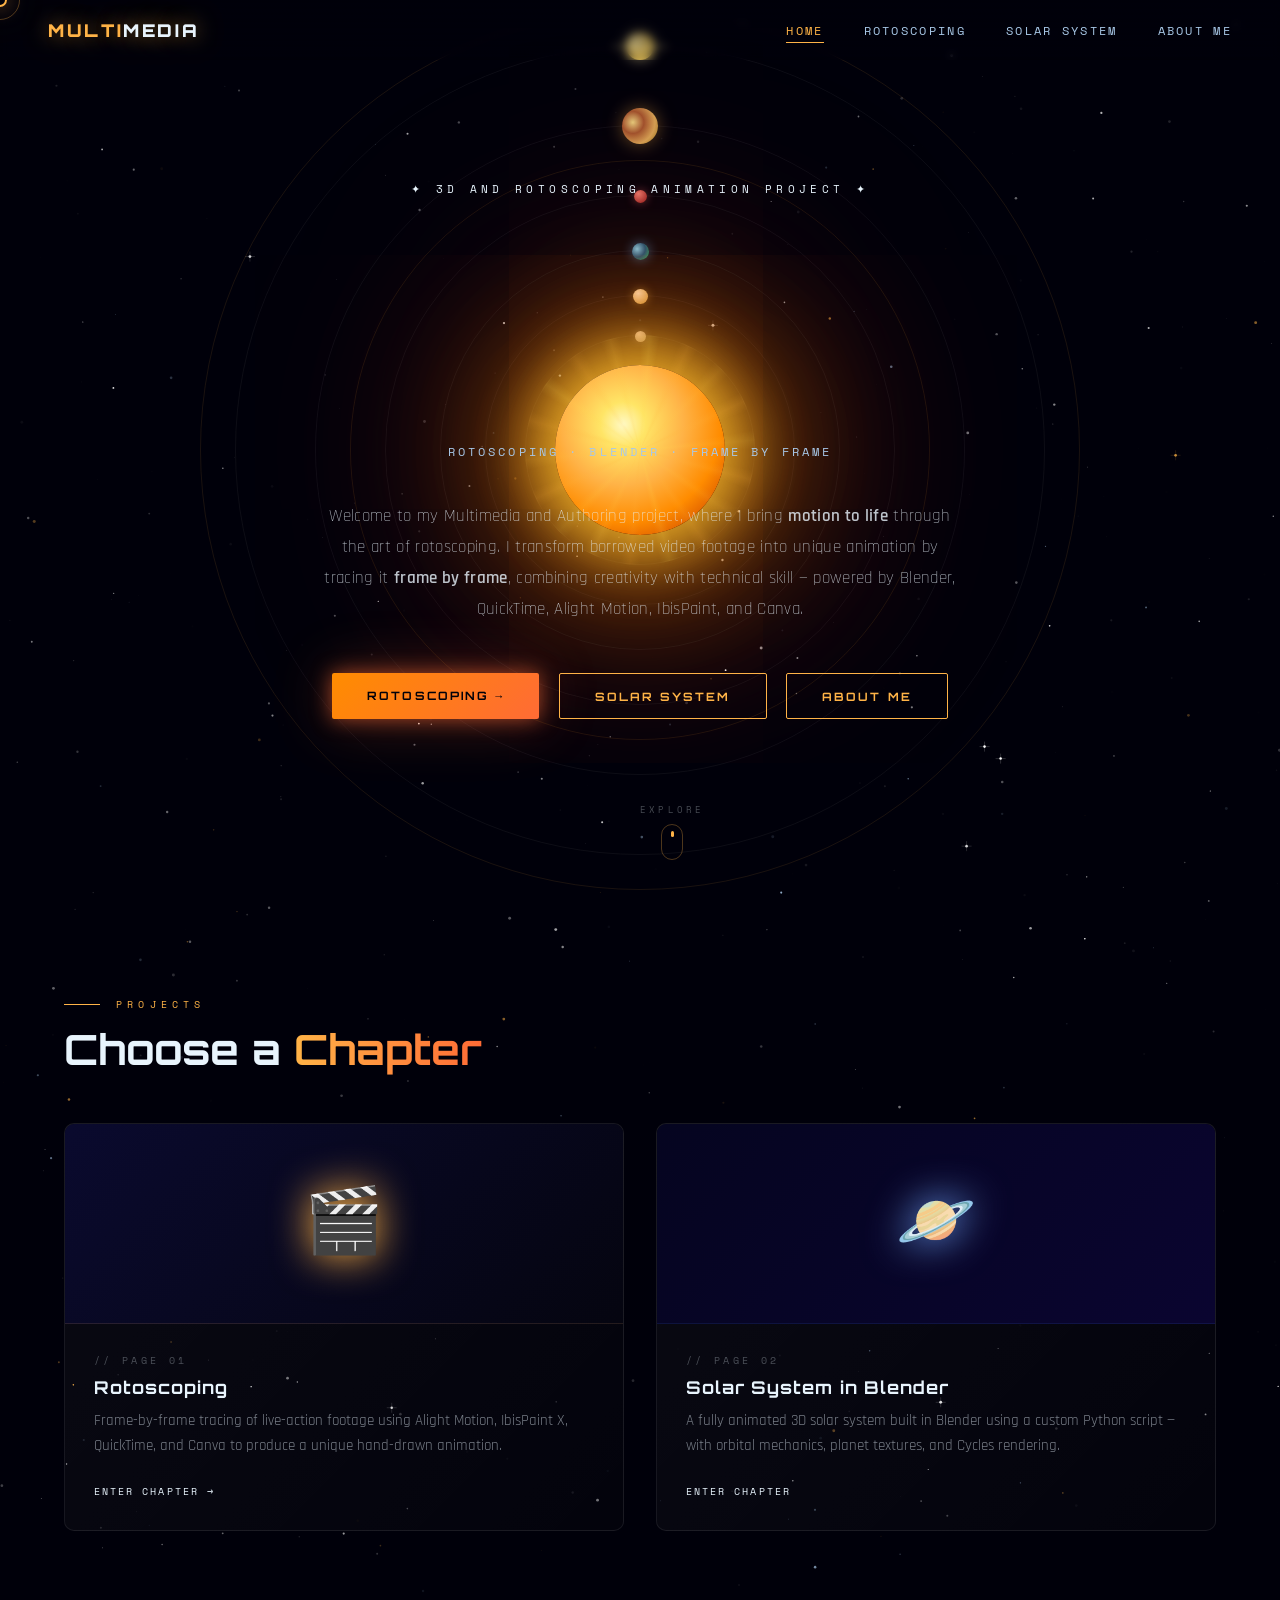
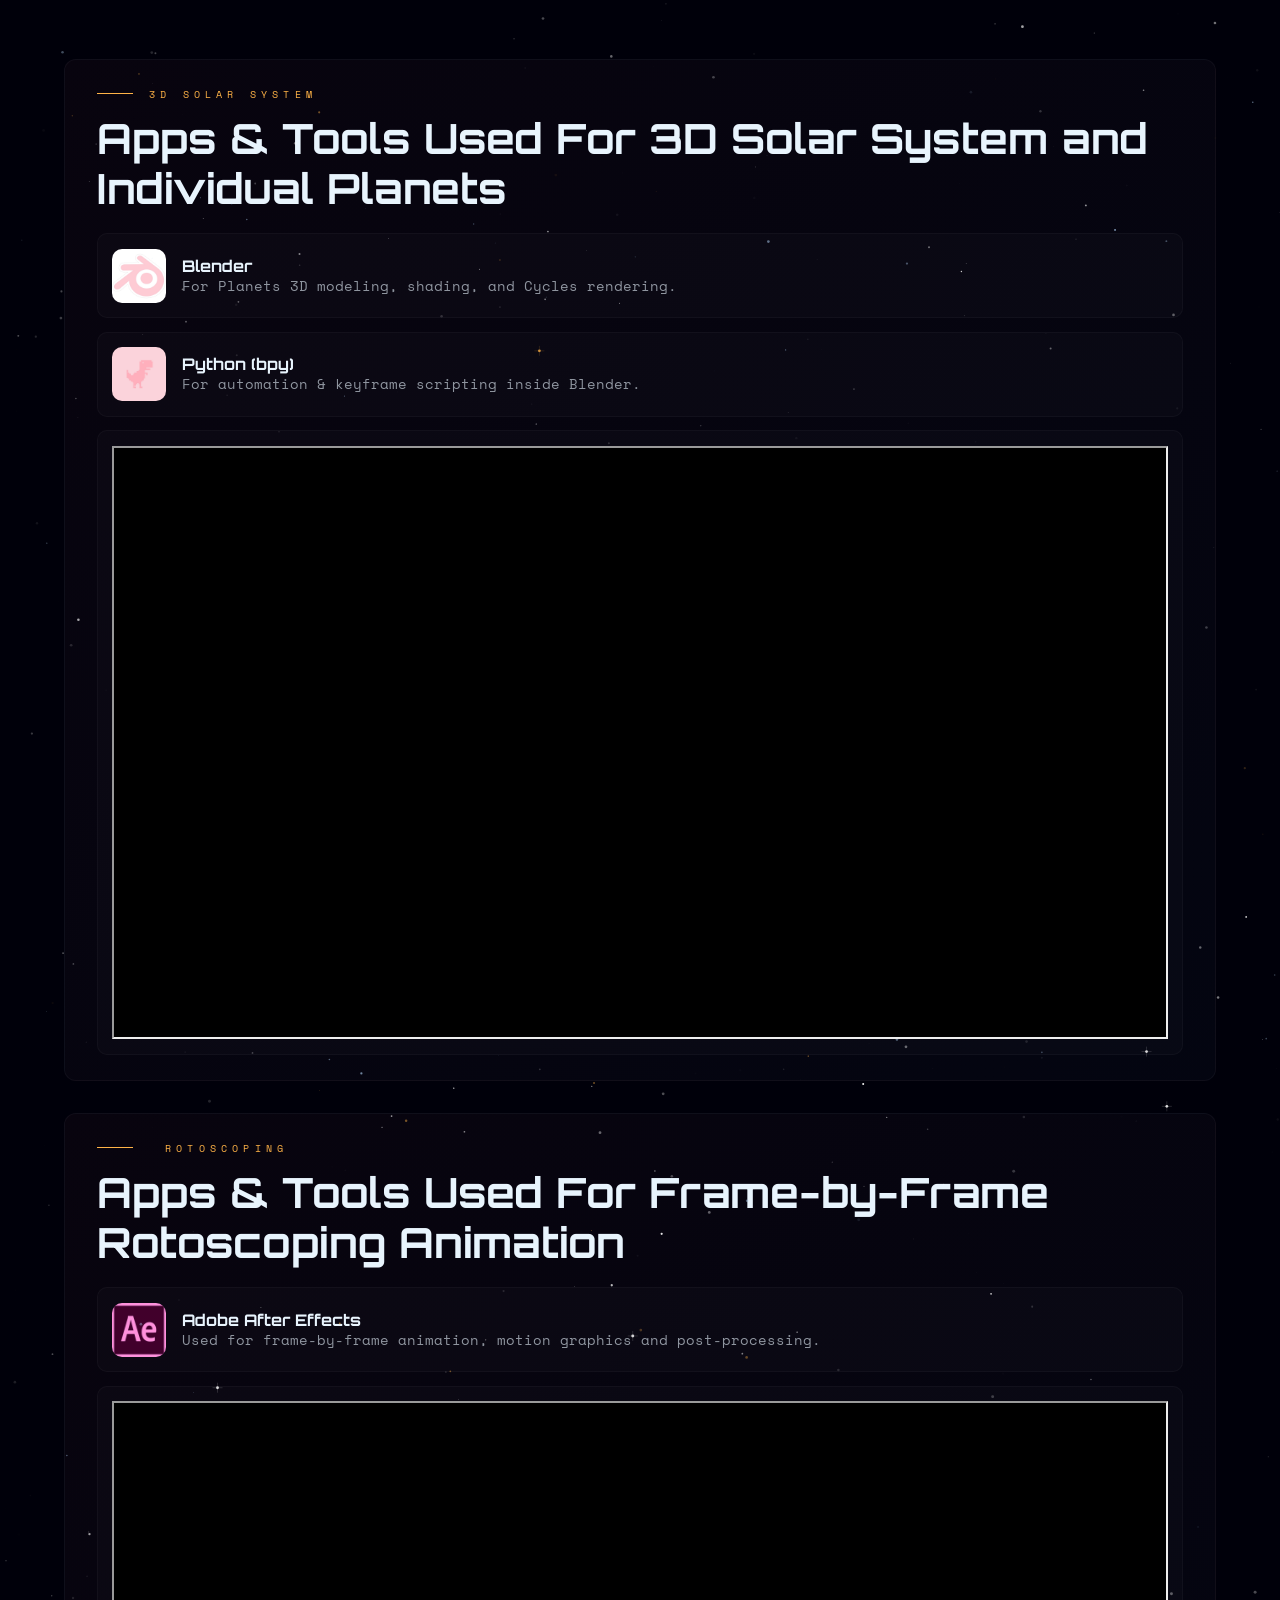
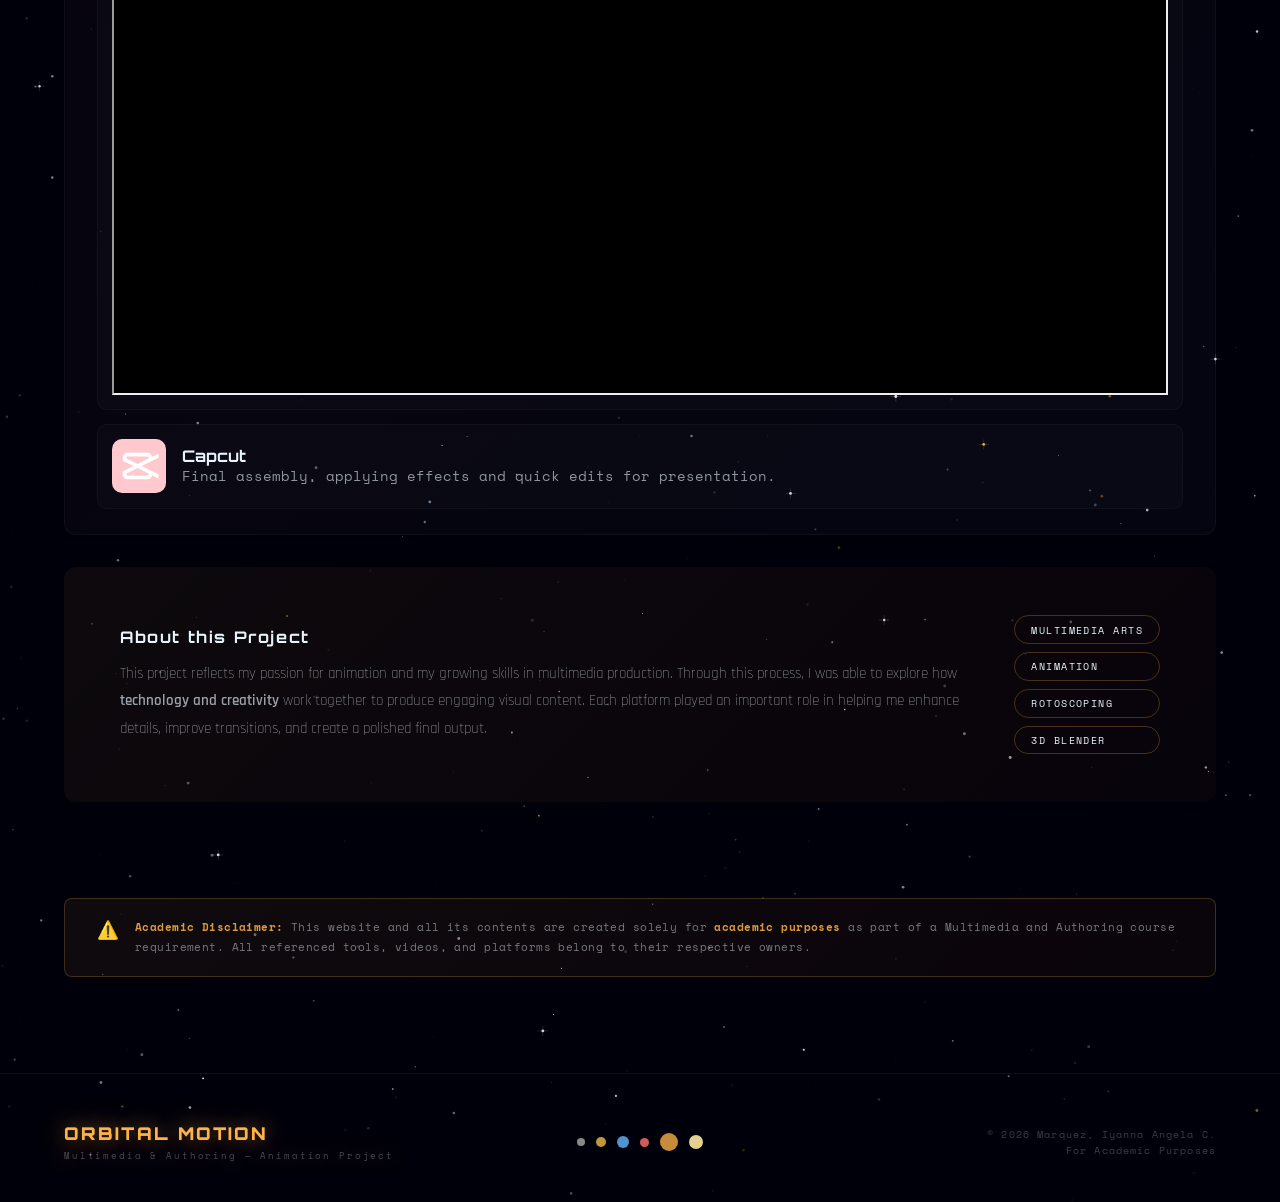
<file: index.html>
<!DOCTYPE html>
<html lang="en">
<head>
<meta charset="UTF-8">
<meta name="viewport" content="width=device-width, initial-scale=1.0">
<title>Multimedia— Home</title>
<link rel="stylesheet" href="style.css">
<style>
  /* ─── HOME-SPECIFIC ─── */

  /* SOLAR SYSTEM HERO */
  #home {
    position: relative;
    min-height: 100vh;
    display: flex; align-items: center; justify-content: center;
    overflow: hidden; z-index: 1;
  }
  .solar-scene {
    position: absolute; inset: 0;
    display: flex; align-items: center; justify-content: center;
    pointer-events: none;
  }
  .sun {
    position: absolute;
    width: 170px; height: 170px;
    background: radial-gradient(circle at 40% 35%, #fff9c4 0%, #ffe566 15%, #ffb347 40%, #ff8c00 65%, #cc4400 90%);
    border-radius: 50%;
    box-shadow: 0 0 60px 20px rgba(255,200,50,0.8), 0 0 120px 40px rgba(255,140,0,0.5), 0 0 200px 80px rgba(255,100,0,0.3), 0 0 350px 120px rgba(200,60,0,0.15);
    animation: sun-pulse 4s ease-in-out infinite;
    z-index: 2;
  }
  .sun::before {
    content: '';
    position: absolute; inset: -30px;
    background: conic-gradient(from 0deg, transparent 0deg, rgba(255,220,80,0.14) 5deg, transparent 10deg, transparent 20deg, rgba(255,180,60,0.11) 25deg, transparent 30deg, transparent 40deg, rgba(255,200,70,0.09) 45deg, transparent 50deg, transparent 60deg, rgba(255,180,60,0.12) 65deg, transparent 70deg, transparent 80deg, rgba(255,220,80,0.1) 85deg, transparent 90deg, transparent 100deg, rgba(255,180,60,0.13) 105deg, transparent 110deg, transparent 120deg, rgba(255,200,70,0.09) 125deg, transparent 130deg, transparent 140deg, rgba(255,180,60,0.11) 145deg, transparent 150deg, transparent 160deg, rgba(255,220,80,0.12) 165deg, transparent 170deg, transparent 180deg, rgba(255,180,60,0.1) 185deg, transparent 190deg, transparent 200deg, rgba(255,200,70,0.13) 205deg, transparent 210deg, transparent 220deg, rgba(255,220,80,0.09) 225deg, transparent 230deg, transparent 240deg, rgba(255,180,60,0.12) 245deg, transparent 250deg, transparent 260deg, rgba(255,200,70,0.11) 265deg, transparent 270deg, transparent 280deg, rgba(255,180,60,0.1) 285deg, transparent 290deg, transparent 300deg, rgba(255,220,80,0.13) 305deg, transparent 310deg, transparent 320deg, rgba(255,180,60,0.09) 325deg, transparent 330deg, transparent 340deg, rgba(255,200,70,0.12) 345deg, transparent 350deg, transparent 360deg);
    border-radius: 50%;
    animation: corona-spin 30s linear infinite;
  }
  @keyframes corona-spin { to { transform: rotate(360deg); } }
  .planet-orbit {
    position: absolute;
    border: 1px solid rgba(255,255,255,0.05);
    border-radius: 50%;
    animation: orbit-spin linear infinite;
    display: flex; align-items: flex-start; justify-content: center;
  }
  .planet { border-radius: 50%; position: relative; }

  .p-mercury { width: 230px; height: 230px; animation-duration: 8s; }
  .p-mercury .planet { width: 11px; height: 11px; margin-top: -5.5px; background: radial-gradient(circle at 35% 30%, #d8d8d8, #888); box-shadow: 0 0 8px rgba(200,200,200,0.4); }
  .p-venus   { width: 310px; height: 310px; animation-duration: 20s; }
  .p-venus .planet   { width: 15px; height: 15px; margin-top: -7.5px; background: radial-gradient(circle at 35% 30%, #f5e6c8, #c4963a); box-shadow: 0 0 10px rgba(228,174,60,0.5); }
  .p-earth   { width: 400px; height: 400px; animation-duration: 36s; }
  .p-earth .planet   { width: 17px; height: 17px; margin-top: -8.5px; background: radial-gradient(circle at 30% 35%, #7ec8e3, #1a5276, #27ae60); box-shadow: 0 0 12px rgba(79,148,205,0.6); }
  .p-mars    { width: 510px; height: 510px; animation-duration: 68s; }
  .p-mars .planet    { width: 13px; height: 13px; margin-top: -6.5px; background: radial-gradient(circle at 35% 30%, #e8786d, #8b1a1a); box-shadow: 0 0 10px rgba(205,92,92,0.5); }
  .p-jupiter { width: 650px; height: 650px; animation-duration: 150s; }
  .p-jupiter .planet { width: 36px; height: 36px; margin-top: -18px; background: radial-gradient(circle at 30% 40%, #e4c97a, #a0522d, #d4a054, #8b6914); box-shadow: 0 0 18px rgba(200,139,58,0.5); }
  .p-saturn  { width: 810px; height: 810px; animation-duration: 370s; }
  .p-saturn .planet  { width: 28px; height: 28px; margin-top: -14px; background: radial-gradient(circle at 35% 35%, #f0dfa0, #c8a84b, #d4b85a); box-shadow: 0 0 14px rgba(228,209,145,0.5); }
  .p-saturn .planet::after {
    content: ''; position: absolute; top: 50%; left: 50%;
    width: 56px; height: 11px;
    border: 3px solid rgba(228,209,145,0.55);
    border-radius: 50%;
    transform: translate(-50%,-50%) rotateX(70deg);
  }

  /* HERO CONTENT */
  .hero-content {
    position: relative; z-index: 10;
    text-align: center; padding: 2rem;
    max-width: 820px;
  }
  .hero-eyebrow {
    font-family: 'Space Mono', monospace;
    font-size: 0.68rem; letter-spacing: 0.4em;
    color: var(--pink); text-transform: uppercase;
    margin-bottom: 1.5rem;
    opacity: 0; animation: fadeUp 0.8s ease 0.3s forwards;
  }
  .hero-title {
    font-family: 'Orbitron', monospace;
    font-size: clamp(3rem, 7.5vw, 6rem);
    font-weight: 900; line-height: 1.05;
    background: linear-gradient(135deg, #fff9c4 0%, var(--pink) 40%, var(--plasma) 70%, #cc4400 100%);
    -webkit-background-clip: text; -webkit-text-fill-color: transparent;
    background-clip: text;
    filter: drop-shadow(0 0 30px rgba(255,179,71,0.4));
    margin-bottom: 1.2rem;
    opacity: 0; animation: fadeUp 0.8s ease 0.5s forwards;
  }
  .hero-subtitle {
    font-family: 'Space Mono', monospace;
    font-size: 0.78rem; letter-spacing: 0.25em;
    color: var(--stardust); text-transform: uppercase;
    margin-bottom: 2.5rem;
    opacity: 0; animation: fadeUp 0.8s ease 0.7s forwards;
  }
  .hero-intro {
    font-size: 1.05rem; line-height: 1.85;
    color: rgba(232,244,253,0.8);
    max-width: 650px; margin: 0 auto 3rem;
    font-weight: 300; letter-spacing: 0.02em;
    opacity: 0; animation: fadeUp 0.8s ease 0.9s forwards;
  }
  .hero-intro strong { color: var(--pink); font-weight: 600; }
  .hero-cta {
    display: flex; gap: 1.2rem; justify-content: center; flex-wrap: wrap;
    opacity: 0; animation: fadeUp 0.8s ease 1.1s forwards;
  }

  /* SCROLL INDICATOR */
  .scroll-indicator {
    position: absolute; bottom: 2.5rem; left: 50%;
    transform: translateX(-50%);
    display: flex; flex-direction: column;
    align-items: center; gap: 0.5rem;
    animation: fadeUp 1s ease 1.5s both;
    z-index: 10; text-decoration: none;
  }
  .scroll-text {
    font-family: 'Space Mono', monospace;
    font-size: 0.58rem; letter-spacing: 0.35em;
    color: rgba(232,244,253,0.3); text-transform: uppercase;
  }
  .scroll-mouse {
    width: 22px; height: 36px;
    border: 1px solid rgba(255,179,71,0.3);
    border-radius: 11px;
    display: flex; justify-content: center; padding-top: 6px;
  }
  .scroll-wheel {
    width: 3px; height: 6px;
    background: var(--solar-gold); border-radius: 2px;
    animation: scroll-bounce 2s ease-in-out infinite;
  }
  @keyframes scroll-bounce {
    0%,100% { transform: translateY(0); opacity: 1; }
    50%      { transform: translateY(10px); opacity: 0.3; }
  }

  /* TOOLS STRIP */
  .tools-strip {
    position: relative; z-index: 5;
    background: linear-gradient(to right, transparent, rgba(255,179,71,0.05) 20%, rgba(255,179,71,0.05) 80%, transparent);
    border-top: 1px solid rgba(255,179,71,0.14);
    border-bottom: 1px solid rgba(255,179,71,0.14);
    padding: 1.6rem 3rem;
    display: flex; align-items: center; justify-content: center; gap: 2.5rem; flex-wrap: wrap;
  }
  .tool-tag {
    font-family: 'Space Mono', monospace;
    font-size: 0.65rem; letter-spacing: 0.25em;
    color: var(--stardust); text-transform: uppercase;
    opacity: 0.65; transition: opacity 0.3s, color 0.3s;
  }
  .tool-tag:hover { opacity: 1; color: var(--solar-gold); }
  .tool-sep { width: 4px; height: 4px; background: var(--solar-gold); border-radius: 50%; opacity: 0.35; flex-shrink: 0; }

  /* ─── TOOLS TUTORIAL (Homepage) ─── */
  .tools-tutorial {
    margin: 2rem 4rem; padding: 1.6rem 2rem; border-radius: 12px;
    background: linear-gradient(135deg, rgba(255,123,167,0.03), rgba(111,163,247,0.03));
    border: 1px solid rgba(255,255,255,0.04);
  }
  .tool-list { display: flex; flex-direction: column; gap: 0.85rem; list-style: none; padding: 0; margin: 0.8rem 0 0 0; }
  .tool-item { display: flex; gap: 1rem; align-items: center; padding: 0.9rem; border-radius: 10px; background: rgba(255,255,255,0.02); border: 1px solid rgba(255,255,255,0.03); }
  .tool-logo { width: 54px; height: 54px; border-radius: 10px; overflow: hidden; display: inline-block; flex-shrink: 0; }
  .tool-logo img { width: 100%; height: 100%; object-fit: cover; display: block; }
  .tool-meta .tool-name { font-family: 'Orbitron', monospace; font-weight:700; color: var(--starlight); }
  .tool-meta .tool-desc { font-family: 'Space Mono', monospace; font-size: 0.86rem; color: rgba(232,244,253,0.6); }

  /* PROJECT CARDS */
  .projects-section {
    position: relative; z-index: 5;
    padding: 6rem 4rem;
    max-width: 1300px; margin: 0 auto;
  }
  .projects-grid {
    display: grid;
    grid-template-columns: 1fr 1fr;
    gap: 2rem;
    margin-top: 3rem;
  }
  .project-card {
    position: relative;
    background: linear-gradient(135deg, rgba(255,255,255,0.04), rgba(255,255,255,0.01));
    border: 1px solid rgba(255,255,255,0.08);
    border-radius: 10px;
    overflow: hidden;
    text-decoration: none;
    color: inherit;
    transition: all 0.4s ease;
    display: flex; flex-direction: column;
  }
  .project-card::before {
    content: ''; position: absolute; inset: 0;
    opacity: 0; transition: opacity 0.4s;
  }
  .project-card.c-roto::before { background: radial-gradient(ellipse at top left, rgba(255,179,71,0.08), transparent 60%); }
  .project-card.c-solar::before { background: radial-gradient(ellipse at top left, rgba(65,105,225,0.1), transparent 60%); }
  .project-card:hover { border-color: rgba(255,179,71,0.3); transform: translateY(-6px); box-shadow: 0 20px 60px rgba(0,0,0,0.5); }
  .project-card:hover::before { opacity: 1; }
  .project-card-visual {
    height: 200px;
    display: flex; align-items: center; justify-content: center;
    position: relative; overflow: hidden;
  }
  .c-roto .project-card-visual {
    background: linear-gradient(135deg, #0a0a2e, #050510);
    border-bottom: 1px solid rgba(255,179,71,0.12);
  }
  .c-solar .project-card-visual {
    background: linear-gradient(135deg, #050520, #0a0530);
    border-bottom: 1px solid rgba(65,105,225,0.15);
  }
  .card-icon { font-size: 4rem; filter: drop-shadow(0 0 20px currentColor); }
  .project-card-body { padding: 1.8rem; flex: 1; }
  .project-card-num {
    font-family: 'Space Mono', monospace;
    font-size: 0.6rem; letter-spacing: 0.35em;
    color: rgba(232,244,253,0.3); margin-bottom: 0.6rem;
  }
  .project-card-title {
    font-family: 'Orbitron', monospace;
    font-size: 1.1rem; font-weight: 700;
    color: var(--starlight); letter-spacing: 0.06em;
    margin-bottom: 0.7rem;
  }
  .project-card-desc {
    font-size: 0.92rem; color: rgba(232,244,253,0.5);
    line-height: 1.65; margin-bottom: 1.4rem;
  }
  .project-card-link {
    font-family: 'Space Mono', monospace;
    font-size: 0.65rem; letter-spacing: 0.2em;
    text-transform: uppercase;
    display: inline-flex; align-items: center; gap: 0.5rem;
    transition: gap 0.3s;
  }
  .c-roto .project-card-link { color: var(--solar-gold); }
  .c-solar .project-card-link { color: #6fa3f7; }
  .project-card:hover .project-card-link { gap: 0.9rem; }

  /* ABOUT STRIP */
  .about-strip {
    position: relative; z-index: 5;
    margin: 0 4rem 6rem;
    padding: 3rem 3.5rem;
    background: linear-gradient(135deg, rgba(255,179,71,0.05), rgba(255,107,53,0.03));
    border: 1px solid var(--pink);
    border-radius: 12px;
    display: grid; grid-template-columns: 1fr auto;
    gap: 3rem; align-items: center;
  }
  .about-text h3 {
    font-family: 'Orbitron', monospace;
    font-size: 1rem; font-weight: 700;
    color: var(--pink); letter-spacing: 0.1em;
    margin-bottom: 0.8rem;
  }
  .about-text p {
    font-size: 0.96rem; line-height: 1.8;
    color: rgba(232,244,253,0.65); font-weight: 300;
  }
  .about-text p strong { color: var(--pink); font-weight: 600; }
  .about-tags { display: flex; flex-direction: column; gap: 0.5rem; flex-shrink: 0; }
  .about-tag {
    font-family: 'Space Mono', monospace;
    font-size: 0.6rem; letter-spacing: 0.15em;
    padding: 0.4rem 1rem;
    border: 1px solid rgba(255,179,71,0.25);
    border-radius: 20px;
    color: var(--pink); text-transform: uppercase;
    white-space: nowrap;
  }

  @media (max-width: 900px) {
    .projects-grid { grid-template-columns: 1fr; }
    .about-strip { grid-template-columns: 1fr; margin: 0 1.5rem 4rem; padding: 2rem; }
    .about-tags { flex-direction: row; flex-wrap: wrap; }
    .projects-section { padding: 4rem 1.5rem; }
    .p-jupiter, .p-saturn { display: none; }
  }
</style>
</head>
<body>

<div id="cursor"></div>
<div id="cursor-trail"></div>
<canvas id="starfield"></canvas>

<nav>
  <a href="index.html" class="nav-logo">MULTI<span>MEDIA</span></a>
  <ul class="nav-links">
    <li><a href="index.html" class="active">Home</a></li>
    <li><a href="rotoscoping.html">Rotoscoping</a></li>
    <li><a href="solar-system.html">Solar System</a></li>
    <li><a href="about-me.html">About Me</a></li>
  </ul>
</nav>

<!-- ═══ HERO ═══ -->
<section id="home">
  <div class="solar-scene" aria-hidden="true">
    <div class="sun"></div>
    <div class="planet-orbit p-mercury"><div class="planet"></div></div>
    <div class="planet-orbit p-venus"><div class="planet"></div></div>
    <div class="planet-orbit p-earth"><div class="planet"></div></div>
    <div class="planet-orbit p-mars"><div class="planet"></div></div>
    <div class="planet-orbit p-jupiter"><div class="planet"></div></div>
    <div class="planet-orbit p-saturn"><div class="planet"></div></div>
  </div>
  <div class="orbit-ring" style="width:880px;height:880px;top:50%;left:50%;margin:-440px 0 0 -440px;animation-duration:110s;"></div>
  <div class="orbit-ring" style="width:580px;height:580px;top:50%;left:50%;margin:-290px 0 0 -290px;animation-duration:75s;animation-direction:reverse;"></div>

  <div class="hero-content">
    <p class="hero-eyebrow">✦ 3D and Rotoscoping Animation Project ✦</p>
    <h4 class="hero-title">✦Multimedia &amp; Authoring✦</h4>
    <p class="hero-subtitle">Rotoscoping · Blender · Frame by Frame</p>
    <p class="hero-intro">
      Welcome to my Multimedia and Authoring project, where I bring <strong>motion to life</strong> through the art of rotoscoping. I transform borrowed video footage into unique animation by tracing it <strong>frame by frame</strong>, combining creativity with technical skill — powered by Blender, QuickTime, Alight Motion, IbisPaint, and Canva.
    </p>
    <div class="hero-cta">
      <a href="rotoscoping.html" class="btn-primary">Rotoscoping →</a>
      <a href="solar-system.html" class="btn-outline">Solar System</a>
      <a href="about-me.html" class="btn-outline">About Me</a>
    </div>
  </div>

  <a href="#projects" class="scroll-indicator">
    <span class="scroll-text">Explore</span>
    <div class="scroll-mouse"><div class="scroll-wheel"></div></div>
  </a>
</section>

<!-- ═══ PROJECT CARDS ═══ -->
<div class="projects-section" id="projects">
  <p class="section-label">Projects</p>
  <h2 class="section-title">Choose a <em>Chapter</em></h2>
  <div class="projects-grid">

    <a href="rotoscoping.html" class="project-card c-roto">
      <div class="project-card-visual">
        <span class="card-icon" style="color:#ffb347;">🎬</span>
      </div>
      <div class="project-card-body">
        <p class="project-card-num">// PAGE 01</p>
        <h3 class="project-card-title">Rotoscoping</h3>
        <p class="project-card-desc">Frame-by-frame tracing of live-action footage using Alight Motion, IbisPaint X, QuickTime, and Canva to produce a unique hand-drawn animation.</p>
        <span class="project-card-link" style="color:var(--pink);">Enter Chapter →</span>
      </div>
    </a>

    <a href="solar-system.html" class="project-card c-solar">
      <div class="project-card-visual">
        <span class="card-icon" style="color:#6fa3f7;">🪐</span>
      </div>
      <div class="project-card-body">
        <p class="project-card-num">// PAGE 02</p>
        <h3 class="project-card-title">Solar System in Blender</h3>
        <p class="project-card-desc">A fully animated 3D solar system built in Blender using a custom Python script — with orbital mechanics, planet textures, and Cycles rendering.</p>
        <span class="project-card-link" style="color:var(--pink);">Enter Chapter</span>
      </div>
    </a>

  </div>
</div>

<div class="tools-tutorial">
  <p class="section-label">3D SOLAR SYSTEM</p>
  <h2 class="section-title">Apps &amp; Tools Used For 3D Solar System and Individual Planets</h2>
  
  <ul class="tool-list">
    <li class="tool-item">
      <div class="tool-logo"><img src="images/blender.jpg" alt="Blender logo"></div>
      <div class="tool-meta"><div class="tool-name">Blender</div><div class="tool-desc"> For Planets 3D modeling, shading, and Cycles rendering.</div></div>
    </li>
    <li class="tool-item">
      <div class="tool-logo"><img src="images/python.jpg" alt="Python logo"></div>
      <div class="tool-meta"><div class="tool-name">Python (bpy)</div><div class="tool-desc">For automation & keyframe scripting inside Blender.</div></div>
    </li>
    <li class="tool-item">
      <div class="media-embed">
        <iframe src="https://www.youtube.com/embed/cyt0O7saU4Q" allowfullscreen></iframe>
      </div>
    </li>
  </ul>
</div>

<div class="tools-tutorial">
  <p class="section-label"><Rt></Rt>ROTOSCOPING</p>
    <h2 class="section-title">Apps &amp; Tools Used For Frame-by-Frame Rotoscoping Animation</h2>
  
  <ul class="tool-list">
    <li class="tool-item">
      <div class="tool-logo"><img src="images/after-effects.jpg" alt="After Effects logo"></div>
      <div class="tool-meta"><div class="tool-name">Adobe After Effects</div><div class="tool-desc">Used for frame-by-frame animation, motion graphics and post-processing.</div></div>
    </li>
    <li class="tool-item">
      <div class="media-embed">
        <iframe src="https://www.youtube.com/embed/eoOIrdb_0ko" allowfullscreen></iframe>
      </div>
    </li>
    <li class="tool-item">
      <div class="tool-logo"><img src="images/capcut.jpg" alt="CapCut logo"></div>
      <div class="tool-meta"><div class="tool-name">Capcut</div><div class="tool-desc">Final assembly, applying effects and quick edits for presentation.</div></div>
    </li>
  </ul>
</div>

<!-- ABOUT STRIP -->
<div class="about-strip">
  <div class="about-text">
    <h3>About this Project</h3>
    <p>This project reflects my passion for animation and my growing skills in multimedia production. Through this process, I was able to explore how <strong>technology and creativity</strong> work together to produce engaging visual content. Each platform played an important role in helping me enhance details, improve transitions, and create a polished final output.</p>
  </div>
  <div class="about-tags">
    <span class="about-tag">Multimedia Arts</span>
    <span class="about-tag">Animation</span>
    <span class="about-tag">Rotoscoping</span>
    <span class="about-tag">3D Blender</span>
  </div>
</div>

<!-- DISCLAIMER -->
<div class="disclaimer-banner">
  <span class="disclaimer-icon">⚠️</span>
  <p><strong>Academic Disclaimer:</strong> This website and all its contents are created solely for <strong>academic purposes</strong> as part of a Multimedia and Authoring course requirement. All referenced tools, videos, and platforms belong to their respective owners.</p>
</div>

<footer>
  <div class="footer-brand">
    ORBITAL MOTION
    <small>Multimedia &amp; Authoring — Animation Project</small>
  </div>
  <div class="footer-planets">
    <div class="fp" style="background:#888;width:8px;height:8px;"></div>
    <div class="fp" style="background:#c4963a;width:10px;height:10px;"></div>
    <div class="fp" style="background:#4f94cd;width:12px;height:12px;"></div>
    <div class="fp" style="background:#cd5c5c;width:9px;height:9px;"></div>
    <div class="fp" style="background:#c88b3a;width:18px;height:18px;"></div>
    <div class="fp" style="background:#e4d191;width:14px;height:14px;"></div>
  </div>
  <div class="footer-copy">© 2026 Marquez, Iyanna Angela C.<br>For Academic Purposes</div>
</footer>

<script src="stars.js"></script>
</body>
</html>
</file>
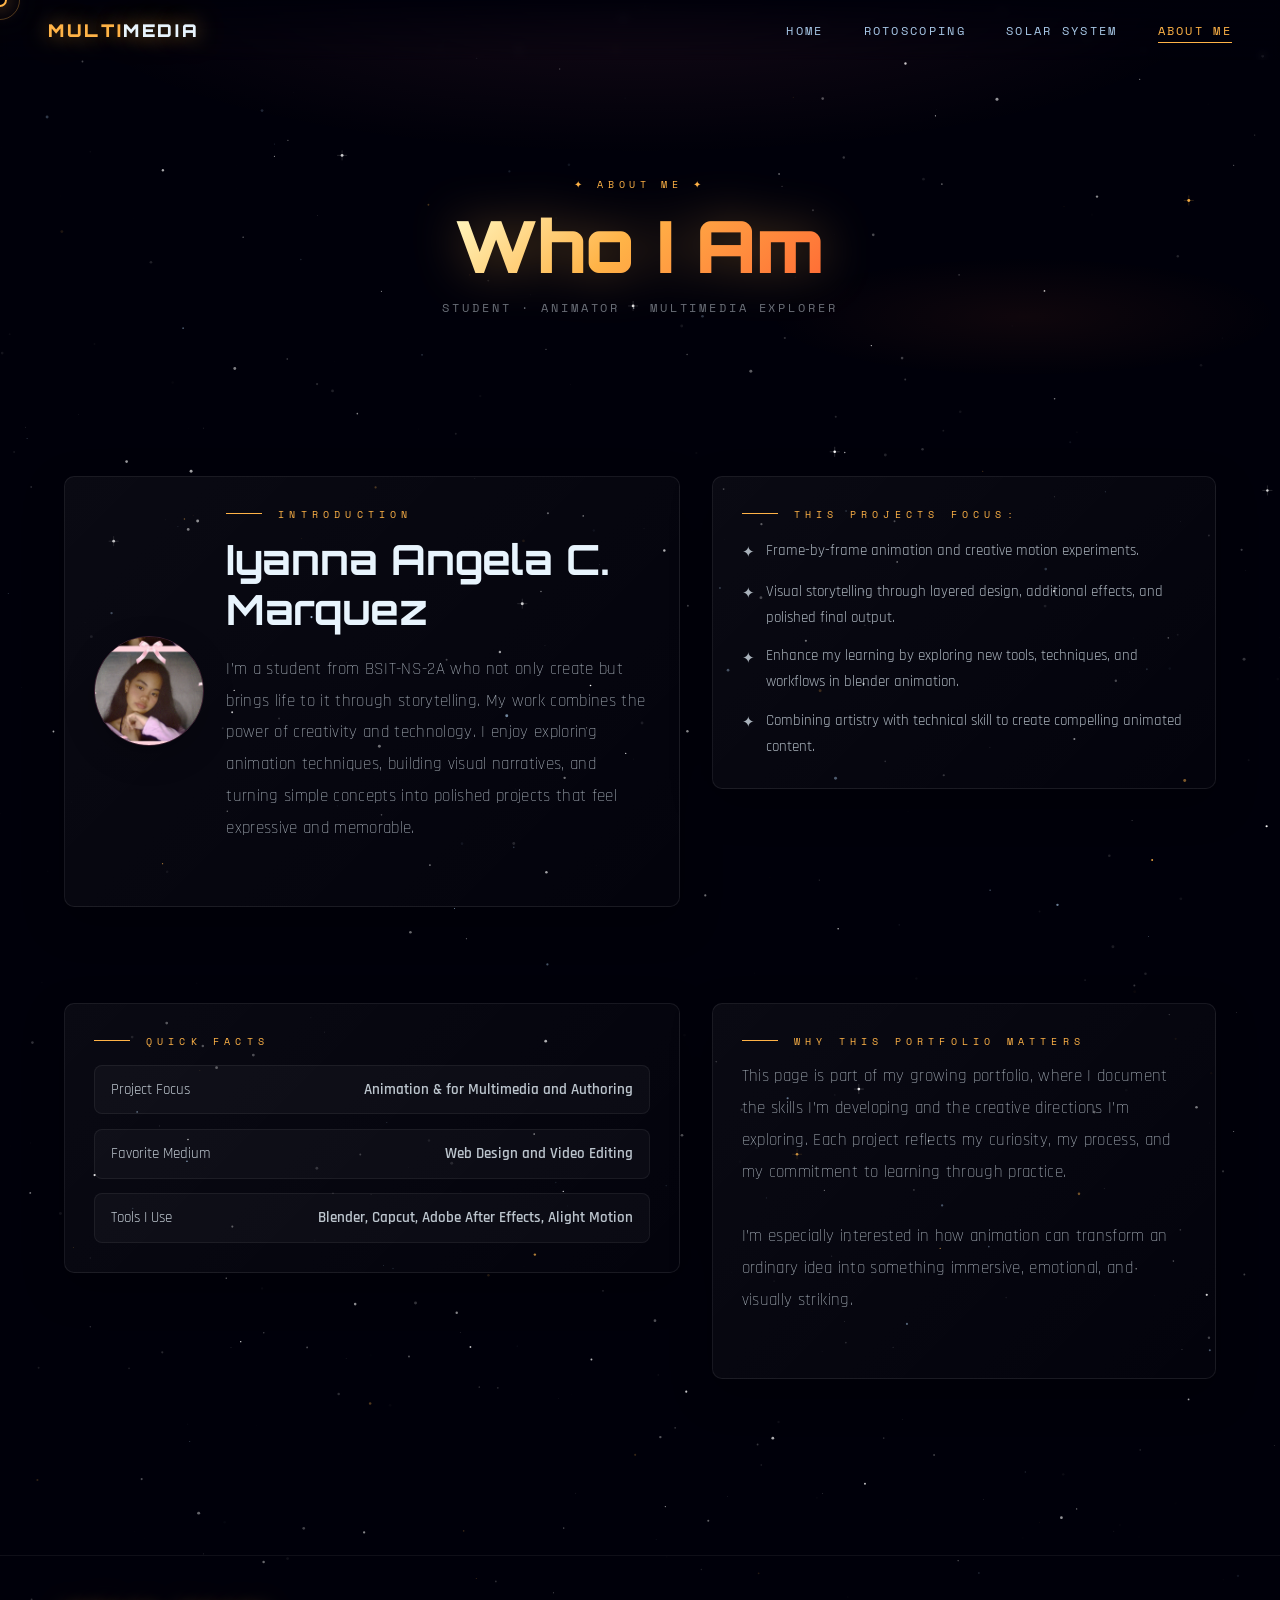
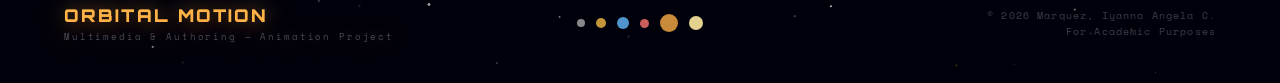
<file: about-me.html>
<!DOCTYPE html>
<html lang="en">
<head>
<meta charset="UTF-8">
<meta name="viewport" content="width=device-width, initial-scale=1.0">
<title>About Me</title>
<link rel="stylesheet" href="style.css">
<style>
  :root { --accent: #ff7ba7; --accent-glow: rgba(255,123,167,0.2); }

  .page-hero {
    background:
      radial-gradient(ellipse 70% 60% at 50% 0%, rgba(255,123,167,0.08) 0%, transparent 65%),
      radial-gradient(ellipse 40% 30% at 80% 80%, rgba(255,107,53,0.06) 0%, transparent 50%);
  }

  .about-shell {
    display: grid;
    grid-template-columns: 1.1fr 0.9fr;
    gap: 2rem;
    align-items: start;
  }

  .profile-card,
  .focus-card,
  .facts-card {
    background: linear-gradient(135deg, rgba(255,255,255,0.04), rgba(255,255,255,0.01));
    border: 1px solid rgba(255,255,255,0.08);
    border-radius: 10px;
    padding: 1.8rem;
    box-shadow: 0 15px 40px rgba(0,0,0,0.25);
  }

  .profile-card {
    display: flex;
    gap: 1.4rem;
    align-items: center;
  }

  .profile-badge {
    width: 110px;
    height: 110px;
    border-radius: 50%;
    overflow: hidden;
    border: 1px solid rgba(255,123,167,0.22);
    box-shadow: 0 10px 30px rgba(0,0,0,0.25);
    flex-shrink: 0;
  }

  .profile-badge img {
    width: 100%;
    height: 100%;
    object-fit: cover;
    display: block;
  }

  .about-list {
    list-style: none;
    display: grid;
    gap: 0.8rem;
    margin-top: 1rem;
  }

  .about-list li {
    display: flex;
    gap: 0.7rem;
    color: rgba(232,244,253,0.72);
    font-size: 0.95rem;
    line-height: 1.7;
  }

  .about-list li::before {
    content: '✦';
    color: var(--pink);
    margin-top: 0.15rem;
  }

  .fact-grid {
    display: grid;
    gap: 0.9rem;
    margin-top: 1rem;
  }

  .fact-pill {
    display: flex;
    justify-content: space-between;
    gap: 1rem;
    padding: 0.9rem 1rem;
    background: rgba(255,255,255,0.03);
    border: 1px solid rgba(255,255,255,0.06);
    border-radius: 8px;
    color: rgba(232,244,253,0.8);
    font-size: 0.92rem;
  }

  .fact-pill strong {
    color: var(--pink);
    font-weight: 600;
  }

  @media (max-width: 900px) {
    .about-shell { grid-template-columns: 1fr; }
    .profile-card { flex-direction: column; align-items: flex-start; }
  }
</style>
</head>
<body>

<div id="cursor"></div>
<div id="cursor-trail"></div>
<canvas id="starfield"></canvas>

<nav>
  <a href="index.html" class="nav-logo">MULTI<span>MEDIA</span></a>
  <ul class="nav-links">
    <li><a href="index.html">Home</a></li>
    <li><a href="rotoscoping.html">Rotoscoping</a></li>
    <li><a href="solar-system.html">Solar System</a></li>
    <li><a href="about-me.html" class="active">About Me</a></li>
  </ul>
</nav>

<div class="page-hero">
  <p class="page-eyebrow">✦ About Me ✦</p>
  <h1 class="page-title">Who I Am</h1>
  <p class="page-sub">Student · Animator · Multimedia Explorer</p>
</div>

<div class="section">
  <div class="about-shell">
    <div class="profile-card">
      <div class="profile-badge">
        <img src="images\iya.png" alt="Profile photo">
      </div>
      <div>
        <p class="section-label">Introduction</p>
        <h2 class="section-title">Iyanna Angela C. Marquez</h2>
        <p class="section-desc"> I’m a student from BSIT-NS-2A who  not only create but brings life to it through storytelling. My work combines the power of creativity and technology. I enjoy exploring animation techniques, building visual narratives, and turning simple concepts into polished projects that feel expressive and memorable.</p>
      </div>
    </div>

    <div class="focus-card">
      <p class="section-label">This Projects Focus:</p>
      <ul class="about-list">
        <li>Frame-by-frame animation and creative motion experiments.</li>
        <li>Visual storytelling through layered design, additional effects, and polished final output.</li>
        <li>Enhance my learning by exploring new tools, techniques, and workflows in blender animation.</li>
        <li>Combining artistry with technical skill to create compelling animated content.</li>
      </ul>
    </div>
  </div>
</div>

<div class="section" style="padding-top: 1rem;">
  <div class="about-shell">
    <div class="facts-card">
      <p class="section-label">Quick Facts</p>
      <div class="fact-grid">
        <div class="fact-pill"><span>Project Focus</span><strong>Animation &amp; for Multimedia and Authoring</strong></div>
        <div class="fact-pill"><span>Favorite Medium</span><strong>Web Design and Video Editing</strong></div>
        <div class="fact-pill"><span>Tools I Use</span><strong>Blender, Capcut, Adobe After Effects, Alight Motion</strong></div>
      </div>
    </div>

    <div class="facts-card">
      <p class="section-label">Why This Portfolio Matters</p>
      <p class="section-desc">This page is part of my growing portfolio, where I document the skills I’m developing and the creative directions I’m exploring. Each project reflects my curiosity, my process, and my commitment to learning through practice.</p>
      <p class="section-desc">I’m especially interested in how animation can transform an ordinary idea into something immersive, emotional, and visually striking.</p>
    </div>
  </div>
</div>

<footer>
  <div class="footer-brand">
    ORBITAL MOTION
    <small>Multimedia &amp; Authoring — Animation Project</small>
  </div>
  <div class="footer-planets">
    <div class="fp" style="background:#888;width:8px;height:8px;"></div>
    <div class="fp" style="background:#c4963a;width:10px;height:10px;"></div>
    <div class="fp" style="background:#4f94cd;width:12px;height:12px;"></div>
    <div class="fp" style="background:#cd5c5c;width:9px;height:9px;"></div>
    <div class="fp" style="background:#c88b3a;width:18px;height:18px;"></div>
    <div class="fp" style="background:#e4d191;width:14px;height:14px;"></div>
  </div>
  <div class="footer-copy">© 2026 Marquez, Iyanna Angela C.<br>For Academic Purposes</div>
</footer>

<script src="stars.js"></script>
</body>
</html>
</file>
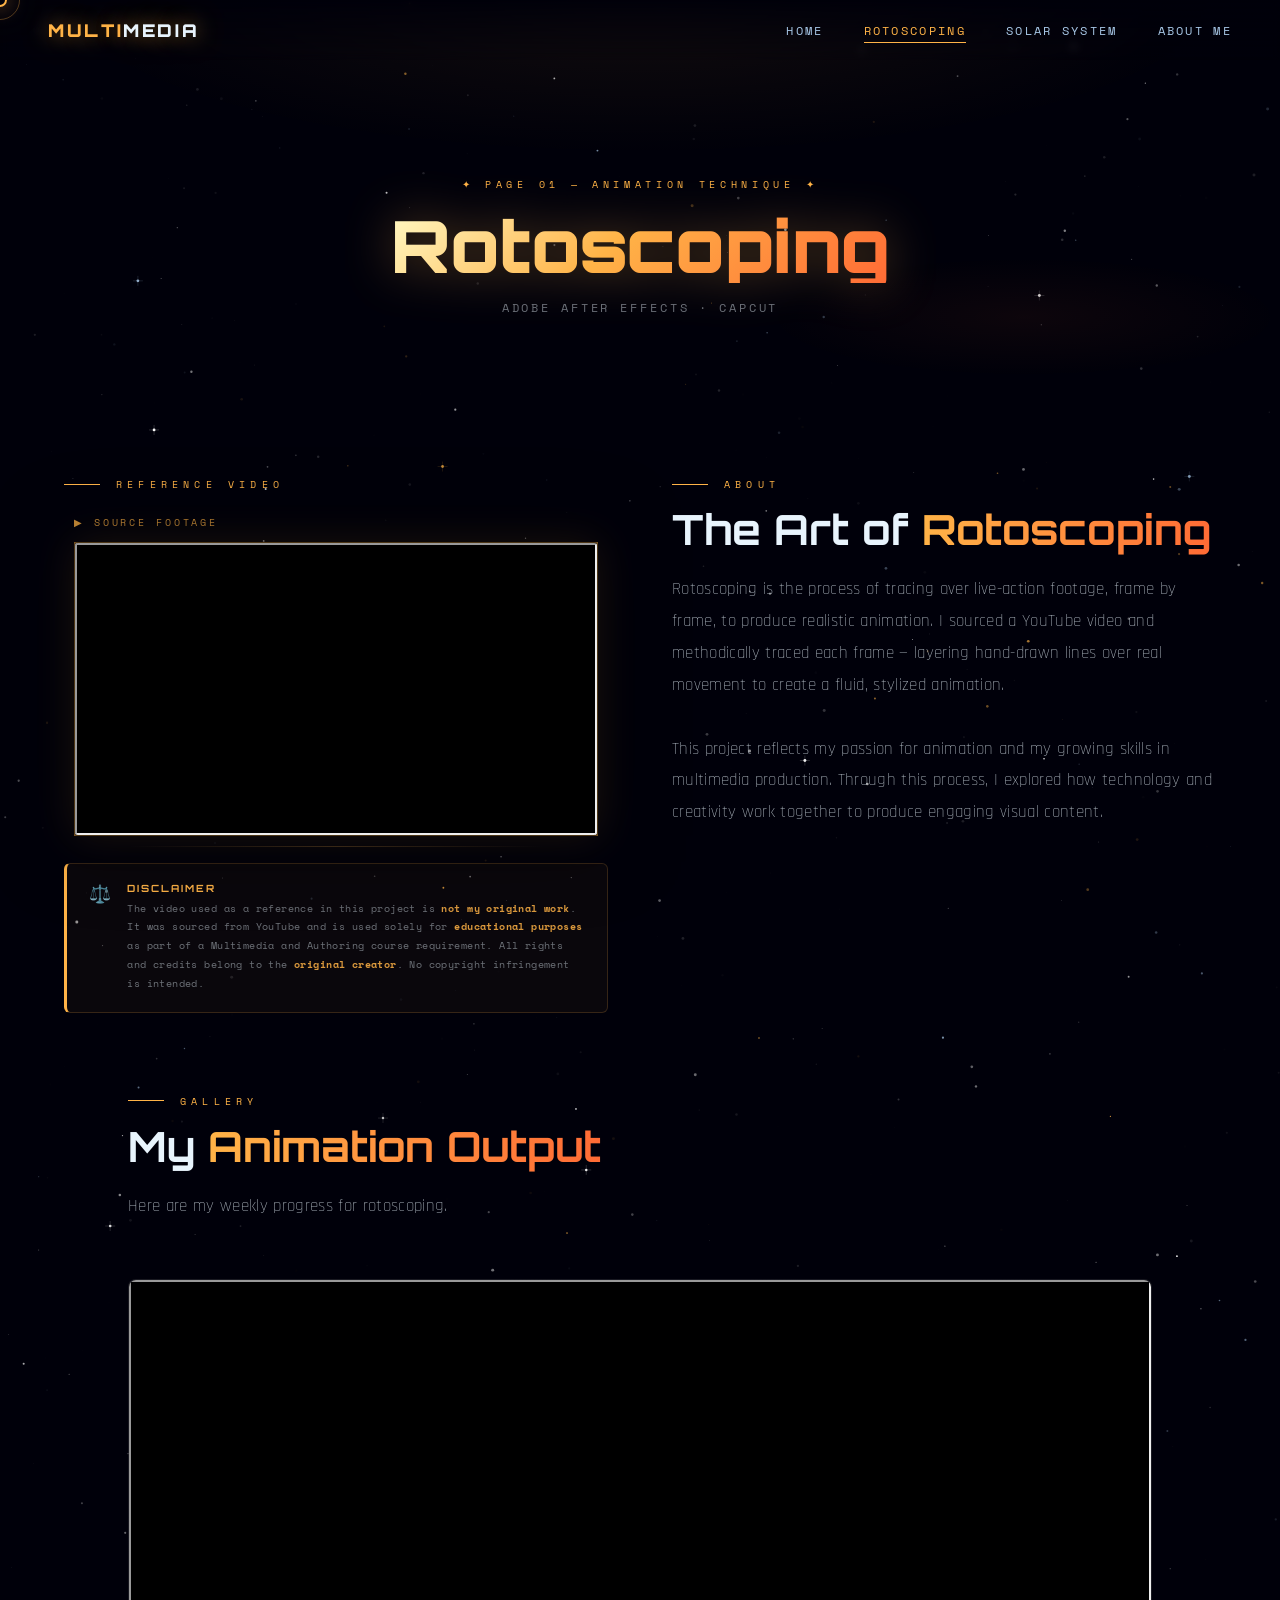
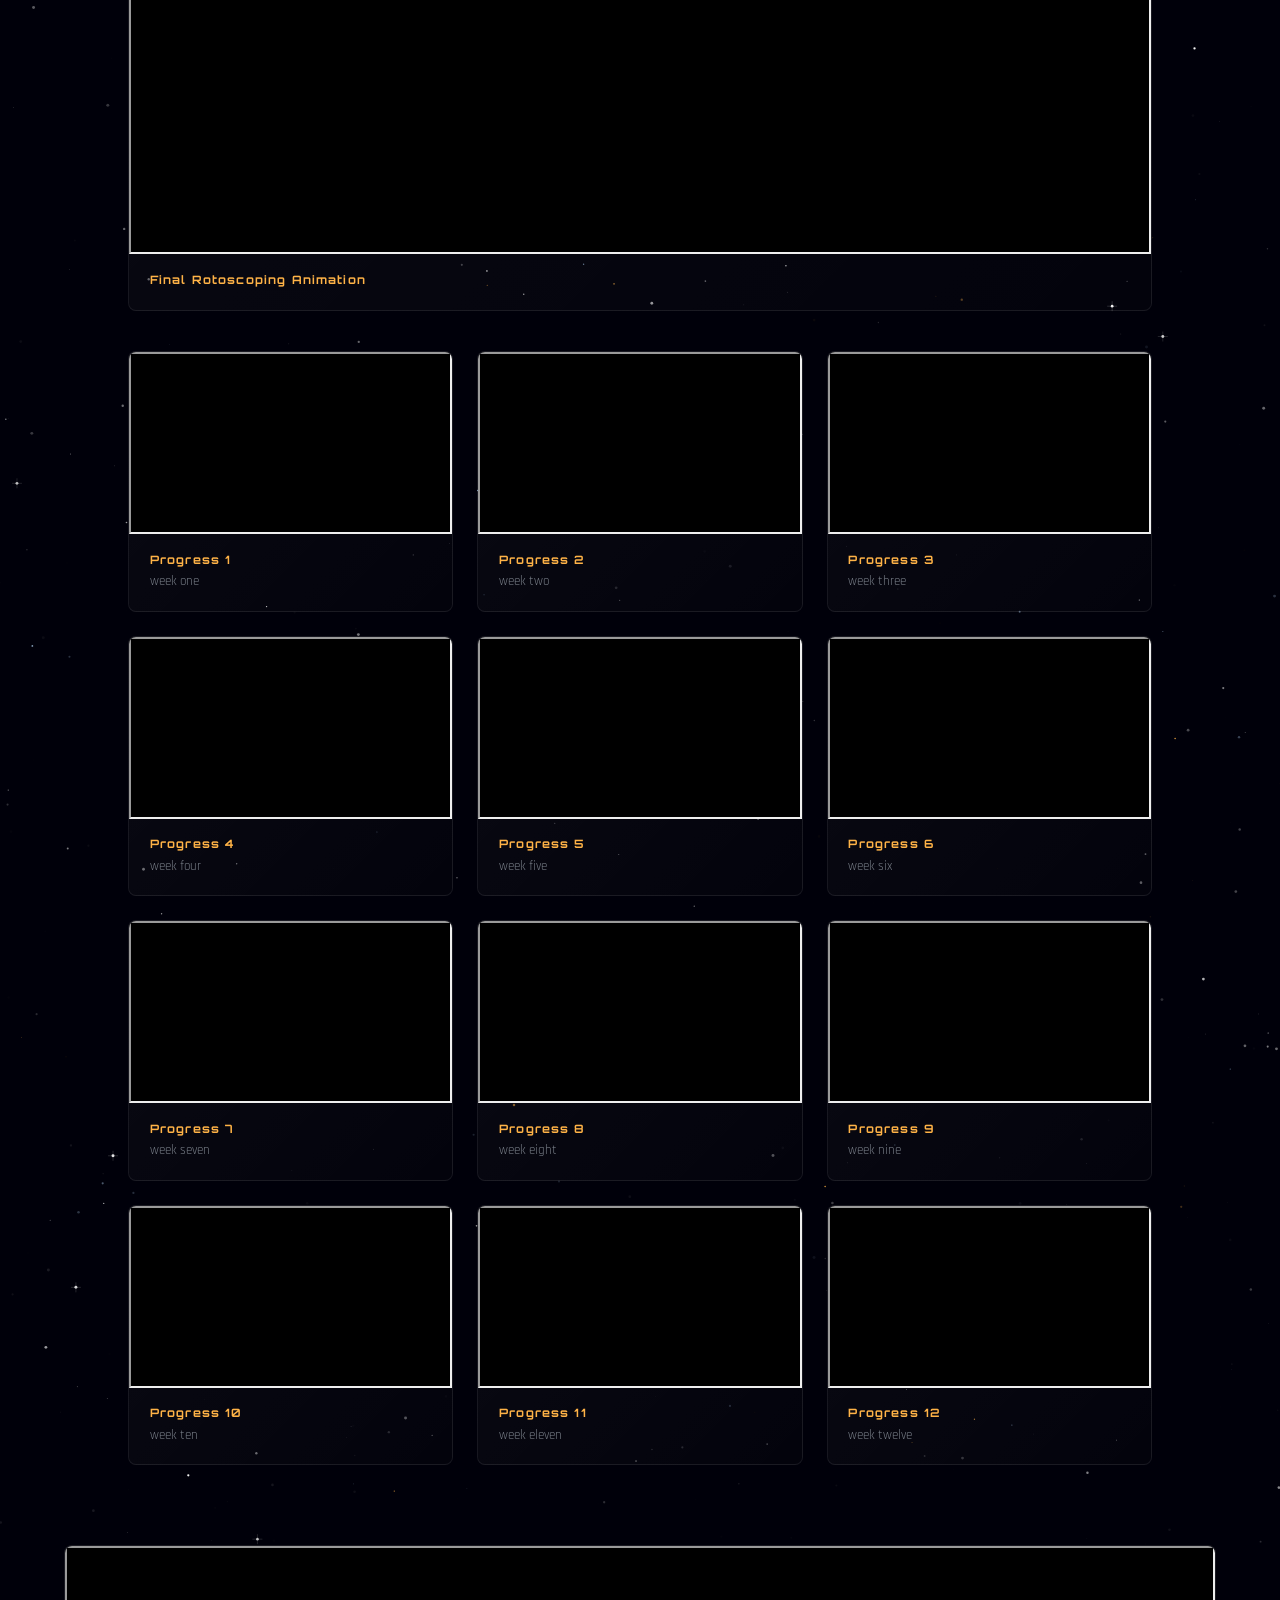
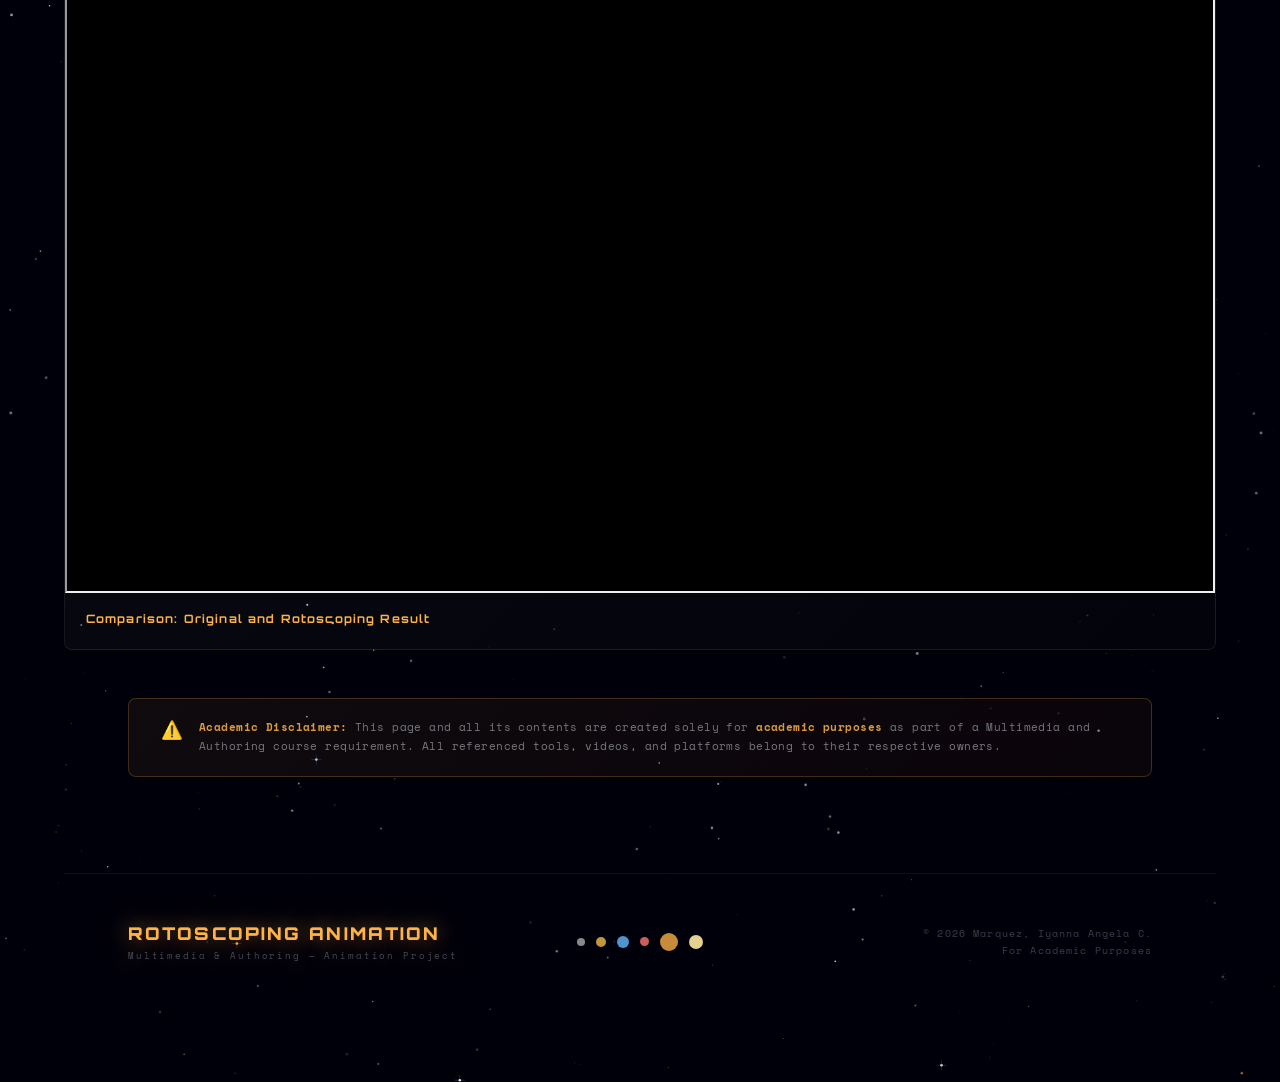
<file: rotoscoping.html>
<!DOCTYPE html>
<html lang="en">
<head>
<meta charset="UTF-8">
<meta name="viewport" content="width=device-width, initial-scale=1.0">
<title>Rotoscoping</title>
<link rel="stylesheet" href="style.css">
<style>

  /* ─── PAGE ACCENT ─── */
  :root { --accent: #ffb347; --accent-glow: rgba(255,179,71,0.25); }

  .page-hero {
    background:
      radial-gradient(ellipse 70% 60% at 50% 0%, rgba(255,179,71,0.07) 0%, transparent 65%),
      radial-gradient(ellipse 40% 30% at 80% 80%, rgba(255,107,53,0.05) 0%, transparent 50%);
  }

  /* ─── TWO-COL INTRO ─── */
  .intro-grid {
    display: grid;
    grid-template-columns: 1fr 1fr;
    gap: 4rem;
    align-items: start;
  }

  /* ─── VIDEO EMBED ─── */
  .video-wrap {
    position: relative;
    width: 100%;
    padding: 10px;
  }
  .video-label {
    font-family: 'Space Mono', monospace;
    font-size: 0.6rem; letter-spacing: 0.3em;
    color: var(--solar-gold); text-transform: uppercase;
    margin-bottom: 0.8rem; opacity: 0.8;
  }
  .video-frame {
    position: relative; width: 100%; aspect-ratio: 16/9;
    border-radius: 4px; overflow: hidden;
    border: 1px solid rgba(255,179,71,0.3);
    box-shadow: 0 0 40px rgba(255,179,71,0.1), 0 0 80px rgba(0,0,0,0.6);
    background: #000;
  }
  .video-frame iframe {
    position: absolute; inset: 0; width: 100%; height: 100%;
  }

  /* ─── APP CARDS ─── */
  .app-cards {
    display: grid;
    grid-template-columns: 1fr 1fr;
    gap: 1rem;
    margin-top: 2rem;
  }
  .app-card {
    background: linear-gradient(135deg, rgba(255,255,255,0.04), rgba(255,255,255,0.01));
    border: 1px solid rgba(255,255,255,0.08);
    border-radius: 6px;
    padding: 1.2rem 1.3rem;
    transition: all 0.3s ease;
    position: relative; overflow: hidden;
  }
  .app-card::before {
    content: ''; position: absolute;
    top: 0; left: 0; right: 0; height: 2px;
    opacity: 0; transition: opacity 0.3s;
  }
  .app-card.c-alight::before { background: linear-gradient(to right, #ff6b9d, #ff8c42); }
  .app-card.c-ibis::before   { background: linear-gradient(to right, #6c63ff, #a855f7); }
  .app-card.c-qt::before     { background: linear-gradient(to right, #00c9ff, #4f94cd); }
  .app-card.c-canva::before  { background: linear-gradient(to right, #00c4cc, #7c4dff); }
  .app-card:hover { border-color: rgba(255,179,71,0.3); transform: translateY(-3px); background: rgba(255,179,71,0.04); }
  .app-card:hover::before { opacity: 1; }
  .app-icon  { font-size: 1.5rem; margin-bottom: 0.45rem; display: block; }
  .app-name  { font-family: 'Orbitron', monospace; font-size: 0.7rem; font-weight: 700; color: var(--solar-gold); letter-spacing: 0.1em; margin-bottom: 0.3rem; }
  .app-role  { font-size: 0.82rem; color: rgba(232,244,253,0.5); line-height: 1.5; }

  /* ─── WORKFLOW TIMELINE ─── */
  .timeline {
    display: flex; flex-direction: column; gap: 0;
    margin-top: 1rem;
  }
  .t-step {
    display: flex; gap: 1.2rem; align-items: flex-start;
    padding-bottom: 1.6rem; position: relative;
  }
  .t-step::before {
    content: ''; position: absolute;
    left: 15px; top: 34px; bottom: 0;
    width: 1px;
    background: linear-gradient(to bottom, rgba(255,179,71,0.35), transparent);
  }
  .t-step:last-child::before { display: none; }
  .t-num {
    width: 32px; height: 32px; flex-shrink: 0;
    border: 1px solid var(--solar-gold); border-radius: 50%;
    display: flex; align-items: center; justify-content: center;
    font-family: 'Orbitron', monospace; font-size: 0.58rem; font-weight: 700;
    color: var(--solar-gold); background: rgba(255,179,71,0.07);
  }
  .t-body { padding-top: 0.4rem; }
  .t-label { font-family: 'Orbitron', monospace; font-size: 0.7rem; font-weight: 700; color: var(--starlight); letter-spacing: 0.08em; margin-bottom: 0.2rem; }
  .t-detail { font-size: 0.83rem; color: rgba(232,244,253,0.5); line-height: 1.55; }

  /* ─── MEDIA SECTION ─── */
  .media-section-header {
    display: flex; align-items: flex-end;
    justify-content: space-between;
    margin-bottom: 1.5rem; flex-wrap: wrap; gap: 1rem;
  }
  .media-count {
    font-family: 'Space Mono', monospace;
    font-size: 0.6rem; letter-spacing: 0.2em;
    color: rgba(232,244,253,0.3); text-transform: uppercase;
  }

  /* ─── VIDEO DISCLAIMER ─── */
  .vd-box {
    display: flex; gap: 1rem; align-items: flex-start;
    background: rgba(255,179,71,0.04);
    border: 1px solid rgba(255,179,71,0.18);
    border-left: 3px solid var(--solar-gold);
    border-radius: 6px;
    padding: 1.1rem 1.4rem;
    margin-top: 1rem;
  }
  .vd-box .vd-icon { font-size: 1.1rem; flex-shrink: 0; }
  .vd-box .vd-label {
    display: block; font-family: 'Orbitron', monospace;
    font-size: 0.62rem; font-weight: 700;
    letter-spacing: 0.2em; text-transform: uppercase;
    color: var(--solar-gold); margin-bottom: 0.35rem;
  }
  .vd-box .vd-text {
    font-family: 'Space Mono', monospace;
    font-size: 0.64rem; line-height: 1.85; letter-spacing: 0.04em;
    color: rgba(232,244,253,0.46);
  }
  .vd-box .vd-text strong { color: rgba(255,179,71,0.85); }

  @media (max-width: 900px) {
    .intro-grid { grid-template-columns: 1fr; gap: 2.5rem; }
    .app-cards  { grid-template-columns: 1fr; }
  }
</style>
</head>
<body>

<div id="cursor"></div>
<div id="cursor-trail"></div>
<canvas id="starfield"></canvas>

<nav>
  <a href="index.html" class="nav-logo">MULTI<span>MEDIA</span></a>
  <ul class="nav-links">
    <li><a href="index.html">Home</a></li>
    <li><a href="rotoscoping.html" class="active">Rotoscoping</a></li>
    <li><a href="solar-system.html">Solar System</a></li>
    <li><a href="about-me.html">About Me</a></li>
  </ul>
</nav>

<!-- ═══ PAGE HERO ═══ -->
<div class="page-hero">
  <p class="page-eyebrow">✦ Page 01 — Animation Technique ✦</p>
  <h1 class="page-title">Rotoscoping</h1>
  <p class="page-sub">ADOBE AFTER EFFECTS · CAPCUT</p>
</div>

<!-- ═══ INTRO + VIDEO ═══ -->
<div class="section">
  <div class="intro-grid">

    <!-- LEFT: Video -->
    <div>
      <p class="section-label">Reference Video</p>
      <div class="video-wrap">
        <div class="video-label">▶ Source Footage</div>
        <div style="position:relative;">
          <span class="vcorner vc-tl"></span>
          <span class="vcorner vc-tr"></span>
          <span class="vcorner vc-bl"></span>
          <span class="vcorner vc-br"></span>
          <div class="video-frame">
            
            <iframe
              src="https://www.youtube.com/embed/VbytAZQogH0"
              title="Rotoscoping Reference Video"
              allow="accelerometer; autoplay; clipboard-write; encrypted-media; gyroscope; picture-in-picture"
              allowfullscreen>
            </iframe>
          </div>
        </div>
      </div>

      <div class="divider"></div>

  <div class="vd-box">
        <span class="vd-icon">⚖️</span>
        <div>
          <span class="vd-label">Disclaimer</span>
          <p class="vd-text">The video used as a reference in this project is <strong>not my original work</strong>. It was sourced from YouTube and is used solely for <strong>educational purposes</strong> as part of a Multimedia and Authoring course requirement. All rights and credits belong to the <strong>original creator</strong>. No copyright infringement is intended.</p>
        </div>
      </div>
    </div>
    
    <!-- RIGHT: Info -->
    <div>
      <p class="section-label">About</p>
      <h2 class="section-title">The Art of <em>Rotoscoping</em></h2>
      <p class="section-desc">Rotoscoping is the process of tracing over live-action footage, frame by frame, to produce realistic animation. I sourced a YouTube video and methodically traced each frame — layering hand-drawn lines over real movement to create a fluid, stylized animation.</p>
      <p class="section-desc">This project reflects my passion for animation and my growing skills in multimedia production. Through this process, I explored how technology and creativity work together to produce engaging visual content.</p>

      <!-- TOOLS -->
      <!--<p class="section-label" style="margin-top:1.5rem;">Tools Used</p>
      <div class="app-cards">
        <div class="app-card c-alight">
          <span class="app-icon">🎬</span>
          <div class="app-name">Alight Motion</div>
          <div class="app-role">Frame-by-frame animation, keyframes, motion effects &amp; layer compositing</div>
        </div>
        <div class="app-card c-ibis">
          <span class="app-icon">🎨</span>
          <div class="app-name">IbisPaint X</div>
          <div class="app-role">Hand-drawn tracing, detail linework &amp; stylized brushwork per frame</div>
        </div>
        <div class="app-card c-qt">
          <span class="app-icon">🎞️</span>
          <div class="app-name">QuickTime</div>
          <div class="app-role">Source video playback, frame scrubbing &amp; reference export</div>
        </div>
        <div class="app-card c-canva">
          <span class="app-icon">✏️</span>
          <div class="app-name">Capcut</div>
          <div class="app-role">Title cards, transitions, layout polish &amp; final presentation design</div>
        </div>
      </div>
    </div>
-->
  </div>
</div>


<!-- ═══ MEDIA GALLERY═══ -->
<div class="section">
  <div class="media-section-header">
    <div>
      <p class="section-label">Gallery</p>
      <h2 class="section-title">My <em>Animation Output</em></h2>
      <p class="section-desc">Here are my weekly progress for rotoscoping.</p>
    </div>
    <span class="media-count"></span>
  </div>

      
  <!-- Final -->

    <div class="media-card">
      <div class="media-embed">
        <iframe src="https://www.youtube.com/embed/ISoLnf4oriw" allowfullscreen></iframe>
      </div>
      <div class="media-card-top" style="background: linear-gradient(to right, #ff6b9d, #ffb347);"></div>
      <div class="media-info">
        <div class="media-title">Final Rotoscoping Animation</div>
      </div>
    </div>

  <div class="media-grid">
    
    <!-- Progress 1 -->
    <div class="media-card">
      <div class="media-embed">
        <iframe src="https://www.youtube.com/embed/148o7l1A8N4" allowfullscreen></iframe>
      </div>
      <div class="media-info">
        <div class="media-title">Progress 1</div>
        <div class="media-desc">week one</div>
      </div>
    </div>
    
       <!-- Progress 2 -->
    <div class="media-card">
      <div class="media-embed">
        <iframe src="https://www.youtube.com/embed/5Sbg_CbxGLI" allowfullscreen></iframe>
      </div>
      <div class="media-info">
        <div class="media-title">Progress 2</div>
        <div class="media-desc">week two</div>
      </div>
    </div>

        <!-- Progress 3 -->   
     <div class="media-card">
      <div class="media-embed">
        <iframe src="https://www.youtube.com/embed/k4Dq-t_VOJc" allowfullscreen></iframe> 
      </div>
      <div class="media-info">
        <div class="media-title">Progress 3</div>
        <div class="media-desc">week three</div>
      </div>
    </div>

      <!-- Progress 4 -->
     <div class="media-card">
      <div class="media-embed">
        <iframe src="https://www.youtube.com/embed/yy57o_-etJs" allowfullscreen></iframe> 
      </div>
      <div class="media-info">
        <div class="media-title">Progress 4</div>
        <div class="media-desc">week four</div>
      </div>
    </div>

    <!-- Progress 5 -->
     <div class="media-card">
      <div class="media-embed">
        <iframe src="https://www.youtube.com/embed/cQ4UBQipE4c" allowfullscreen></iframe> 
      </div>
      <div class="media-info">
        <div class="media-title">Progress 5</div>
        <div class="media-desc">week five</div>
      </div>
    </div>

    <!-- Progress 6 -->
     <div class="media-card">
      <div class="media-embed">
        <iframe src="https://www.youtube.com/embed/ipVmcRyFdm0" allowfullscreen></iframe> 
      </div>
      <div class="media-info">
        <div class="media-title">Progress 6</div>
        <div class="media-desc">week six</div>
      </div>
     </div>

    <!-- Progress 7 -->
     <div class="media-card">
      <div class="media-embed">
        <iframe src="https://www.youtube.com/embed/uZ9TGMto8C4" allowfullscreen></iframe> 
      </div>
      <div class="media-info">
        <div class="media-title">Progress 7</div>
        <div class="media-desc">week seven</div>
      </div>
     </div>

    <!-- Progress 8 -->
     <div class="media-card">
      <div class="media-embed">
        <iframe src="https://www.youtube.com/embed/0w_hffRe3Ts" allowfullscreen></iframe> 
      </div>
      <div class="media-info">
        <div class="media-title">Progress 8</div>
        <div class="media-desc">week eight</div>
      </div>
     </div>

    <!-- Progress 9 -->
     <div class="media-card">
      <div class="media-embed">
        <iframe src="https://www.youtube.com/embed/JeFd-2m3pCo" allowfullscreen></iframe> 
      </div>
      <div class="media-info">
        <div class="media-title">Progress 9</div>
        <div class="media-desc">week nine</div>
      </div>
     </div>

    <!-- Progress 10 -->
     <div class="media-card">
      <div class="media-embed">
        <iframe src="https://www.youtube.com/embed/sBycN-fov_s" allowfullscreen></iframe> 
      </div>
      <div class="media-info">
        <div class="media-title">Progress 10</div>
        <div class="media-desc">week ten</div>
      </div>
     </div> 
    
    <!-- Progress 11 -->
     <div class="media-card">
      <div class="media-embed">
        <iframe src="https://www.youtube.com/embed/og2Lp_NLtpw" allowfullscreen></iframe> 
      </div>
      <div class="media-info">
        <div class="media-title">Progress 11</div>
        <div class="media-desc">week eleven</div>
      </div>
     </div> 
    
   <!-- Progress 12 -->
     <div class="media-card">
      <div class="media-embed">
        <iframe src="https://www.youtube.com/embed/ExfPeS8UMZI" allowfullscreen></iframe> 
      </div>
      <div class="media-info">
        <div class="media-title">Progress 12</div>
        <div class="media-desc">week twelve</div>
      </div>
     </div>  
  </div>
</div>

 <!-- Comparison -->

    <div class="media-card">
      <div class="media-embed">
        <iframe src="https://www.youtube.com/embed/Ja6FnJXsAIw" allowfullscreen></iframe>
      </div>
      <div class="media-card-top" style="background: linear-gradient(to right, #ff6b9d, #ffb347);"></div>
      <div class="media-info">
        <div class="media-title">Comparison: Original and Rotoscoping Result</div>
      </div>
    </div>

<!-- ACADEMIC DISCLAIMER -->
<div class="disclaimer-banner">
  <span class="disclaimer-icon">⚠️</span>
  <p><strong>Academic Disclaimer:</strong> This page and all its contents are created solely for <strong>academic purposes</strong> as part of a Multimedia and Authoring course requirement. All referenced tools, videos, and platforms belong to their respective owners.</p>
</div>

<footer>
  <div class="footer-brand">
    ROTOSCOPING ANIMATION
    <small>Multimedia &amp; Authoring — Animation Project</small>
  </div>
  <div class="footer-planets">
    <div class="fp" style="background:#888;width:8px;height:8px;"></div>
    <div class="fp" style="background:#c4963a;width:10px;height:10px;"></div>
    <div class="fp" style="background:#4f94cd;width:12px;height:12px;"></div>
    <div class="fp" style="background:#cd5c5c;width:9px;height:9px;"></div>
    <div class="fp" style="background:#c88b3a;width:18px;height:18px;"></div>
    <div class="fp" style="background:#e4d191;width:14px;height:14px;"></div>
  </div>
  <div class="footer-copy">© 2026 Marquez, Iyanna Angela C.<br>For Academic Purposes</div>
</footer>

<script src="stars.js"></script>
</body>
</html>
</file>
<file: style.css>
@import url('https://fonts.googleapis.com/css2?family=Orbitron:wght@400;700;900&family=Space+Mono:ital,wght@0,400;0,700;1,400&family=Rajdhani:wght@300;400;600&display=swap');

:root {
  --void: #00000a;
  --solar-gold: #ffb347;
  --solar-amber: #ff8c00;
  --plasma: #ff6b35;
  --starlight: #e8f4fd;
  --stardust: #a8c8e8;
  --glow-gold: 0 0 20px rgba(255,179,71,0.6), 0 0 60px rgba(255,179,71,0.3);
  --glow-plasma: 0 0 20px rgba(255,107,53,0.6), 0 0 60px rgba(255,107,53,0.3);
  --glow-blue: 0 0 20px rgba(79,148,205,0.6), 0 0 60px rgba(79,148,205,0.2);
}

*, *::before, *::after { box-sizing: border-box; margin: 0; padding: 0; }
html { scroll-behavior: smooth; }

body {
  font-family: 'Rajdhani', sans-serif;
  background: var(--void);
  color: var(--starlight);
  overflow-x: hidden;
  cursor: none;
}

/* ─── CURSOR ─── */
#cursor {
  width: 14px; height: 14px;
  border: 2px solid var(--solar-gold);
  border-radius: 50%;
  position: fixed; top: 0; left: 0;
  pointer-events: none; z-index: 9999;
  transform: translate(-50%,-50%);
  transition: transform 0.1s ease;
  box-shadow: var(--glow-gold);
}
#cursor-trail {
  width: 40px; height: 40px;
  border: 1px solid rgba(255,179,71,0.3);
  border-radius: 50%;
  position: fixed; top: 0; left: 0;
  pointer-events: none; z-index: 9998;
  transform: translate(-50%,-50%);
  transition: top 0.15s ease, left 0.15s ease;
}

/* ─── STARFIELD ─── */
#starfield { position: fixed; inset: 0; z-index: 0; pointer-events: none; }

/* ─── NAV ─── */
nav {
  position: fixed; top: 0; left: 0; right: 0;
  z-index: 1000;
  display: flex; align-items: center; justify-content: space-between;
  padding: 1.2rem 3rem;
  background: linear-gradient(to bottom, rgba(0,0,10,0.95), transparent);
  backdrop-filter: blur(4px);
}
.nav-logo {
  font-family: 'Orbitron', monospace;
  font-size: 1.1rem; font-weight: 900;
  color: var(--solar-gold);
  letter-spacing: 0.15em;
  text-shadow: var(--glow-gold);
  text-decoration: none;
}
.nav-logo span { color: var(--starlight); }
.nav-links { display: flex; gap: 2.5rem; list-style: none; }
.nav-links a {
  font-family: 'Space Mono', monospace;
  font-size: 0.72rem; letter-spacing: 0.2em;
  text-transform: uppercase;
  color: var(--stardust);
  text-decoration: none;
  position: relative;
  transition: color 0.3s;
}
.nav-links a::after {
  content: '';
  position: absolute; bottom: -4px; left: 0; right: 0;
  height: 1px; background: var(--solar-gold);
  transform: scaleX(0); transform-origin: left;
  transition: transform 0.3s ease;
}
.nav-links a:hover, .nav-links a.active { color: var(--solar-gold); }
.nav-links a:hover::after, .nav-links a.active::after { transform: scaleX(1); }

/* ─── PAGE HERO ─── */
.page-hero {
  position: relative; z-index: 5;
  min-height: 44vh;
  display: flex; flex-direction: column;
  align-items: center; justify-content: center;
  text-align: center;
  padding: 10rem 2rem 4rem;
}
.page-eyebrow {
  font-family: 'Space Mono', monospace;
  font-size: 0.65rem; letter-spacing: 0.45em;
  color: var(--solar-gold); text-transform: uppercase;
  margin-bottom: 1rem;
  opacity: 0; animation: fadeUp 0.7s ease 0.2s forwards;
}
.page-title {
  font-family: 'Orbitron', monospace;
  font-size: clamp(2.4rem, 6vw, 4.5rem);
  font-weight: 900; line-height: 1.05;
  background: linear-gradient(135deg, #fff9c4 0%, var(--solar-gold) 45%, var(--plasma) 100%);
  -webkit-background-clip: text; -webkit-text-fill-color: transparent;
  background-clip: text;
  filter: drop-shadow(0 0 24px rgba(255,179,71,0.35));
  margin-bottom: 1rem;
  opacity: 0; animation: fadeUp 0.7s ease 0.35s forwards;
}
.page-sub {
  font-family: 'Space Mono', monospace;
  font-size: 0.72rem; letter-spacing: 0.25em;
  color: rgba(232,244,253,0.45); text-transform: uppercase;
  opacity: 0; animation: fadeUp 0.7s ease 0.5s forwards;
}

/* ─── SECTION SHARED ─── */
.section {
  position: relative; z-index: 5;
  padding: 5rem 4rem;
  max-width: 1300px; margin: 0 auto;
}
.section-label {
  font-family: 'Space Mono', monospace;
  font-size: 0.65rem; letter-spacing: 0.5em;
  color: var(--solar-gold); text-transform: uppercase;
  margin-bottom: 0.8rem;
  display: flex; align-items: center; gap: 1rem;
}
.section-label::before {
  content: ''; display: inline-block;
  width: 36px; height: 1px; background: var(--solar-gold);
}
.section-title {
  font-family: 'Orbitron', monospace;
  font-size: clamp(1.5rem, 3.5vw, 2.6rem);
  font-weight: 700; color: var(--starlight);
  margin-bottom: 1.2rem; line-height: 1.2;
}
.section-title em {
  font-style: normal;
  background: linear-gradient(90deg, var(--solar-gold), var(--plasma));
  -webkit-background-clip: text; -webkit-text-fill-color: transparent;
  background-clip: text;
}
.section-desc {
  font-size: 1.05rem; line-height: 1.9;
  color: rgba(232,244,253,0.75);
  font-weight: 300; letter-spacing: 0.02em;
  max-width: 720px;
  margin-bottom: 2rem;
}

/* ─── MEDIA GRID ─── */
.media-grid {
  display: grid;
  grid-template-columns: repeat(auto-fill, minmax(320px, 1fr));
  gap: 1.5rem;
  margin-top: 2.5rem;
}
.media-card {
  background: linear-gradient(135deg, rgba(255,255,255,0.04), rgba(255,255,255,0.01));
  border: 1px solid rgba(255,255,255,0.08);
  border-radius: 8px;
  overflow: hidden;
  transition: all 0.35s ease;
  position: relative;
}
.media-card:hover {
  border-color: rgba(255,179,71,0.3);
  transform: translateY(-4px);
  box-shadow: 0 12px 40px rgba(0,0,0,0.4), 0 0 30px rgba(255,179,71,0.06);
}
.media-card-top {
  position: absolute; top: 0; left: 0; right: 0;
  height: 2px; opacity: 0;
  transition: opacity 0.3s;
}
.media-card:hover .media-card-top { opacity: 1; }
.media-embed {
  position: relative; width: 100%; aspect-ratio: 16/9;
  background: #000;
}
.media-embed iframe {
  position: absolute; inset: 0; width: 100%; height: 100%;
}
.media-placeholder {
  position: relative; width: 100%; aspect-ratio: 16/9;
  background: linear-gradient(135deg, rgba(10,10,40,0.9), rgba(5,5,20,0.95));
  display: flex; flex-direction: column;
  align-items: center; justify-content: center; gap: 1rem;
  border-bottom: 1px solid rgba(255,255,255,0.06);
}
.media-placeholder-icon { font-size: 2.5rem; opacity: 0.4; }
.media-placeholder-text {
  font-family: 'Space Mono', monospace;
  font-size: 0.62rem; letter-spacing: 0.25em;
  color: rgba(232,244,253,0.25); text-transform: uppercase;
  text-align: center; padding: 0 1rem;
}
.media-upload-badge {
  position: absolute; top: 10px; right: 10px;
  background: rgba(255,179,71,0.12);
  border: 1px dashed rgba(255,179,71,0.35);
  border-radius: 4px;
  padding: 0.25rem 0.6rem;
  font-family: 'Space Mono', monospace;
  font-size: 0.55rem; letter-spacing: 0.15em;
  color: rgba(255,179,71,0.6); text-transform: uppercase;
}
.media-info {
  padding: 1.1rem 1.3rem;
}
.media-title {
  font-family: 'Orbitron', monospace;
  font-size: 0.72rem; font-weight: 700;
  color: var(--solar-gold); letter-spacing: 0.1em;
  margin-bottom: 0.35rem;
}
.media-desc {
  font-size: 0.84rem; color: rgba(232,244,253,0.5);
  line-height: 1.55;
}

/* ─── DIVIDER ─── */
.divider {
  position: relative; z-index: 5;
  height: 1px; margin: 0 4rem;
  background: linear-gradient(to right, transparent, rgba(255,179,71,0.2), transparent);
}

/* ─── DISCLAIMER ─── */
.disclaimer-banner {
  position: relative; z-index: 5;
  display: flex; align-items: flex-start; gap: 1rem;
  margin: 3rem 4rem 0;
  padding: 1.2rem 2rem;
  background: linear-gradient(135deg, rgba(255,179,71,0.06), rgba(255,107,53,0.04));
  border: 1px solid rgba(255,179,71,0.22);
  border-radius: 8px;
}
.disclaimer-icon { font-size: 1.1rem; flex-shrink: 0; margin-top: 0.1rem; }
.disclaimer-banner p {
  font-family: 'Space Mono', monospace;
  font-size: 0.67rem; line-height: 1.8; letter-spacing: 0.04em;
  color: rgba(232,244,253,0.48);
}
.disclaimer-banner strong { color: rgba(255,179,71,0.85); }

/* ─── VIDEO DISCLAIMER ─── */
.video-disclaimer {
  display: flex; gap: 1rem; align-items: flex-start;
  background: linear-gradient(135deg, rgba(255,179,71,0.05), rgba(255,107,53,0.03));
  border: 1px solid rgba(255,179,71,0.18);
  border-left: 3px solid var(--solar-gold);
  border-radius: 6px;
  padding: 1.1rem 1.4rem;
  margin-top: 1.2rem;
}
.vd-icon { font-size: 1.1rem; flex-shrink: 0; margin-top: 0.1rem; }
.vd-label {
  display: block;
  font-family: 'Orbitron', monospace;
  font-size: 0.62rem; font-weight: 700;
  letter-spacing: 0.2em; text-transform: uppercase;
  color: var(--solar-gold); margin-bottom: 0.35rem;
}
.vd-text {
  font-family: 'Space Mono', monospace;
  font-size: 0.65rem; line-height: 1.85; letter-spacing: 0.04em;
  color: rgba(232,244,253,0.48);
}
.vd-text strong { color: rgba(255,179,71,0.85); }

/* ─── FOOTER ─── */
footer {
  position: relative; z-index: 5;
  border-top: 1px solid rgba(255,255,255,0.06);
  padding: 3rem 4rem 2.5rem;
  margin-top: 6rem;
  display: grid;
  grid-template-columns: 1fr auto 1fr;
  align-items: center; gap: 2rem;
}
.footer-brand {
  font-family: 'Orbitron', monospace;
  font-size: 1.1rem; font-weight: 900;
  color: var(--solar-gold); letter-spacing: 0.12em;
  text-shadow: var(--glow-gold);
}
.footer-brand small {
  display: block;
  font-family: 'Space Mono', monospace;
  font-size: 0.58rem; letter-spacing: 0.2em;
  color: rgba(232,244,253,0.3);
  margin-top: 0.3rem; font-weight: 400;
}
.footer-planets {
  display: flex; gap: 0.7rem; justify-content: center; align-items: center;
}
.fp { border-radius: 50%; flex-shrink: 0; }
.footer-copy {
  font-family: 'Space Mono', monospace;
  font-size: 0.6rem; letter-spacing: 0.12em;
  color: rgba(232,244,253,0.25);
  text-align: right; line-height: 1.7;
}

/* ─── BUTTONS ─── */
.btn-primary {
  font-family: 'Orbitron', monospace;
  font-size: 0.72rem; letter-spacing: 0.18em;
  padding: 0.9rem 2.2rem;
  background: linear-gradient(135deg, var(--solar-amber), var(--plasma));
  color: var(--void); text-decoration: none;
  border-radius: 2px; font-weight: 700;
  text-transform: uppercase;
  transition: all 0.3s ease;
  box-shadow: var(--glow-plasma);
  display: inline-block;
}
.btn-primary:hover { transform: translateY(-2px) scale(1.03); box-shadow: 0 0 40px rgba(255,107,53,0.8); }
.btn-outline {
  font-family: 'Orbitron', monospace;
  font-size: 0.72rem; letter-spacing: 0.18em;
  padding: 0.9rem 2.2rem;
  border: 1px solid var(--solar-gold);
  color: var(--solar-gold); text-decoration: none;
  border-radius: 2px; font-weight: 700;
  text-transform: uppercase;
  transition: all 0.3s ease;
  display: inline-block;
}
.btn-outline:hover { background: rgba(255,179,71,0.1); box-shadow: var(--glow-gold); transform: translateY(-2px); }

/* ─── CORNER BRACKETS ─── */
.vcorner {
  position: absolute;
  width: 18px; height: 18px;
  border-color: var(--solar-gold);
  border-style: solid; opacity: 0.55;
}
.vc-tl { top: 0; left: 0; border-width: 2px 0 0 2px; }
.vc-tr { top: 0; right: 0; border-width: 2px 2px 0 0; }
.vc-bl { bottom: 0; left: 0; border-width: 0 0 2px 2px; }
.vc-br { bottom: 0; right: 0; border-width: 0 2px 2px 0; }

/* ─── ANIMATIONS ─── */
@keyframes fadeUp {
  from { opacity: 0; transform: translateY(24px); }
  to   { opacity: 1; transform: translateY(0); }
}
@keyframes orbit-spin { to { transform: rotate(360deg); } }
@keyframes sun-pulse {
  0%,100% { box-shadow: 0 0 60px 20px rgba(255,200,50,0.8), 0 0 120px 40px rgba(255,140,0,0.5), 0 0 200px 80px rgba(255,100,0,0.3); }
  50%     { box-shadow: 0 0 80px 30px rgba(255,210,60,0.9), 0 0 160px 60px rgba(255,150,0,0.6), 0 0 280px 100px rgba(255,110,0,0.35); }
}

/* ─── SHARED STARFIELD SCRIPT STYLES ─── */
.orbit-ring {
  position: absolute;
  border: 1px solid rgba(255,179,71,0.1);
  border-radius: 50%;
  animation: orbit-spin linear infinite;
  pointer-events: none;
}

/* ─── RESPONSIVE ─── */
@media (max-width: 900px) {
  nav { padding: 1rem 1.5rem; }
  .nav-links { gap: 1.5rem; }
  .section { padding: 3.5rem 1.5rem; }
  footer { grid-template-columns: 1fr; text-align: center; padding: 2rem 1.5rem; }
  .footer-copy { text-align: center; }
  .disclaimer-banner { margin: 2rem 1.5rem 0; }
  .divider { margin: 0 1.5rem; }
  .media-grid { grid-template-columns: 1fr; }
}
</file>
